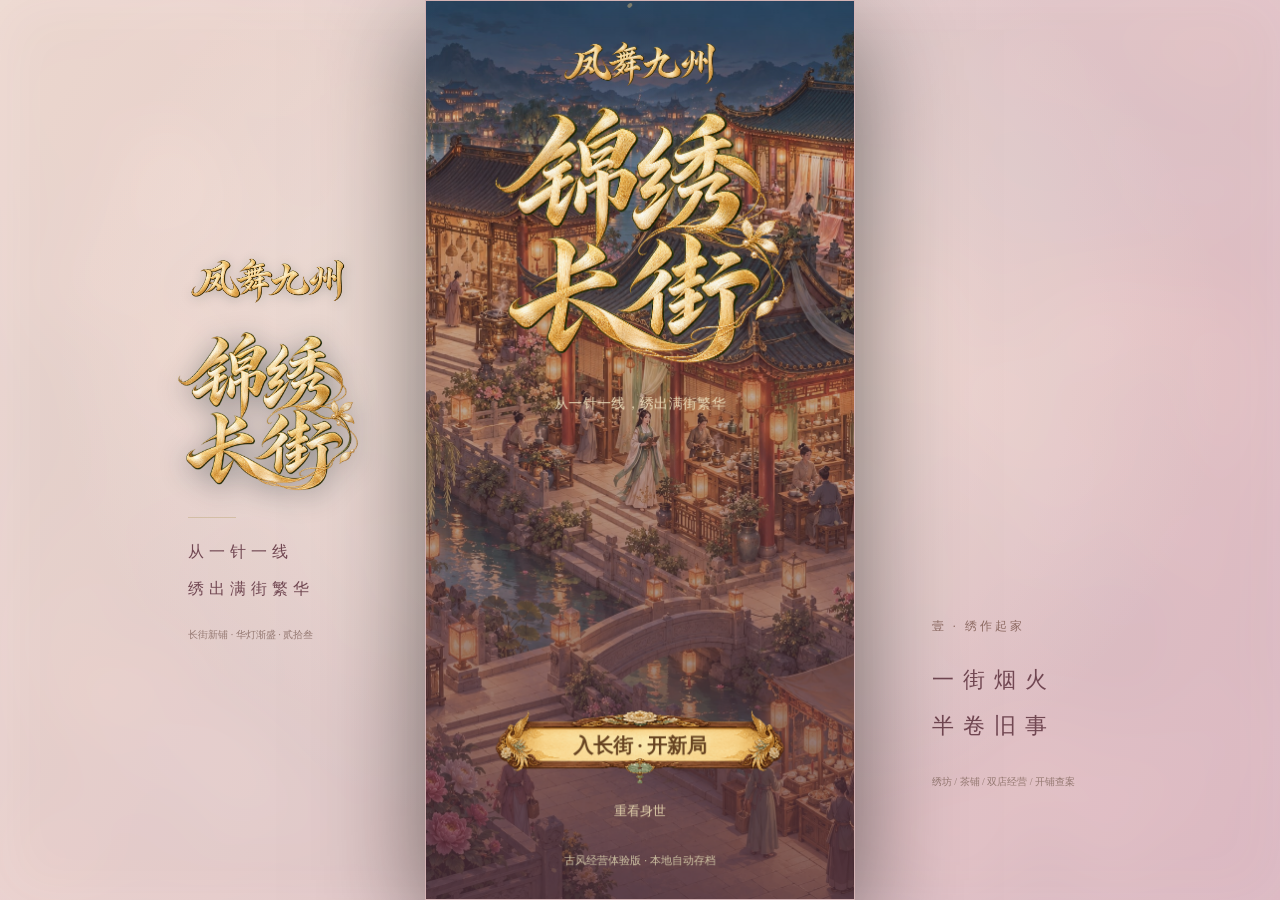
<file: index.html>
<!doctype html>
<html lang="zh-CN">
<head>
  <meta charset="UTF-8"><meta name="viewport" content="width=device-width,initial-scale=1,maximum-scale=1,viewport-fit=cover">
  <meta name="theme-color" content="#f3dfda"><meta name="description" content="凤舞九州：锦绣长街。从一针一线开始，挣回自己的人生。古风商街经营体验版。">
  <title>凤舞九州：锦绣长街</title>
  <link rel="icon" href="data:image/svg+xml,%3Csvg xmlns='http://www.w3.org/2000/svg' viewBox='0 0 100 100'%3E%3Crect rx='22' width='100' height='100' fill='%23173f3c'/%3E%3Ctext x='50' y='72' text-anchor='middle' font-size='64' fill='%23ead4a3'%3E锦%3C/text%3E%3C/svg%3E">
  <link rel="stylesheet" href="web.css?v=0.23.1">
</head>
<body>
  <aside class="edition"><img class="series-mark" src="assets/brand-series.png" alt="凤舞九州"><h1><img class="brand-mark" src="assets/brand-wordmark.png" alt="锦绣长街"></h1><div class="rule"></div><p>从一针一线<br>绣出满街繁华</p><small>长街新铺 · 华灯渐盛 · 贰拾叁</small></aside>
  <main id="game-shell"><canvas id="game" tabindex="0" role="application" aria-label="锦绣长街古风经营游戏，按Tab选择操作，回车执行。">请使用支持画布的浏览器。</canvas><div id="accessible-controls" class="sr-only"></div><div id="loading">正在点亮长街<span>请稍候</span></div></main>
  <aside class="colophon"><span>壹 · 绣作起家</span><p>一街烟火<br>半卷旧事</p><small>绣坊 / 茶铺 / 双店经营 / 开铺查案</small></aside>
  <script src="energy.js?v=0.23.1"></script>
  <script src="storyline.js?v=0.23.1"></script><script src="regional.js?v=0.23.1"></script><script src="profile.js?v=0.23.1"></script><script src="products.js?v=0.23.1"></script><script src="growth.js?v=0.23.1"></script>
  <script src="guide.js?v=0.23.1"></script><script src="events.js?v=0.23.1"></script><script src="world.js?v=0.23.1"></script><script src="embroidery.js?v=0.23.1"></script><script src="needlework.js?v=0.23.1"></script><script src="core.js?v=0.23.1"></script><script src="service.js?v=0.23.1"></script><script src="art.js?v=0.23.1"></script><script src="intro.js?v=0.23.1"></script><script src="street.js?v=0.23.1"></script><script src="street-art.js?v=0.23.1"></script><script src="game.js?v=0.23.1"></script><script src="music.js?v=0.23.1"></script><script src="web.js?v=0.23.1"></script>
</body></html>
</file>
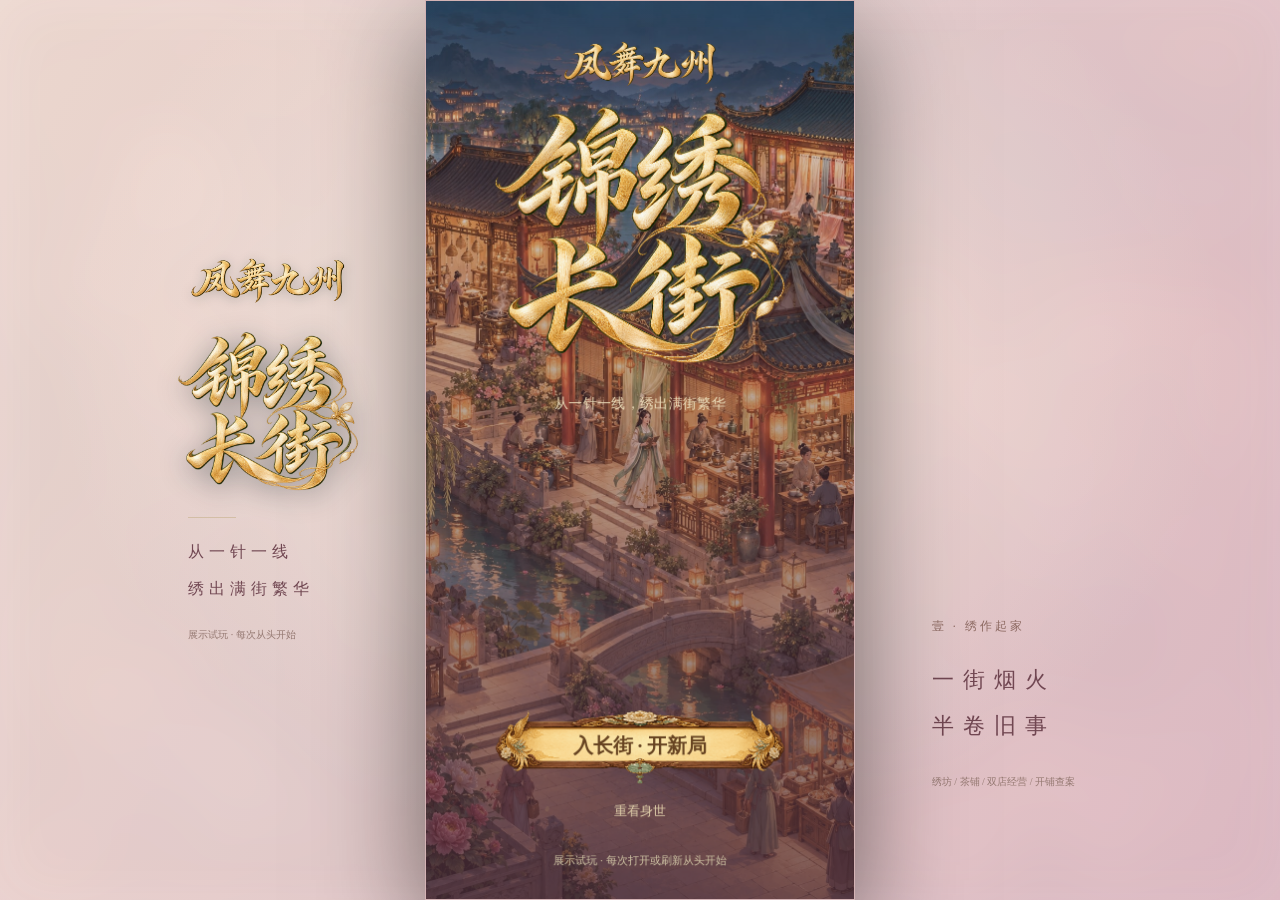
<file: demo.html>
<!doctype html>
<html lang="zh-CN" data-demo="true">
<head>
  <meta charset="UTF-8"><meta name="viewport" content="width=device-width,initial-scale=1,maximum-scale=1,viewport-fit=cover">
  <meta name="theme-color" content="#f3dfda"><meta name="description" content="凤舞九州：锦绣长街。从一针一线开始，挣回自己的人生。无存档展示试玩，每次打开或刷新都从开篇开始。">
  <title>凤舞九州：锦绣长街 · 展示试玩</title>
  <link rel="icon" href="data:image/svg+xml,%3Csvg xmlns='http://www.w3.org/2000/svg' viewBox='0 0 100 100'%3E%3Crect rx='22' width='100' height='100' fill='%23173f3c'/%3E%3Ctext x='50' y='72' text-anchor='middle' font-size='64' fill='%23ead4a3'%3E锦%3C/text%3E%3C/svg%3E">
  <link rel="stylesheet" href="web.css?v=0.23.1">
</head>
<body>
  <aside class="edition"><img class="series-mark" src="assets/brand-series.png" alt="凤舞九州"><h1><img class="brand-mark" src="assets/brand-wordmark.png" alt="锦绣长街"></h1><div class="rule"></div><p>从一针一线<br>绣出满街繁华</p><small>展示试玩 · 每次从头开始</small></aside>
  <main id="game-shell"><canvas id="game" tabindex="0" role="application" aria-label="锦绣长街古风经营游戏，按Tab选择操作，回车执行。">请使用支持画布的浏览器。</canvas><div id="accessible-controls" class="sr-only"></div><div id="loading">正在点亮长街<span>请稍候</span></div></main>
  <aside class="colophon"><span>壹 · 绣作起家</span><p>一街烟火<br>半卷旧事</p><small>绣坊 / 茶铺 / 双店经营 / 开铺查案</small></aside>
  <script src="energy.js?v=0.23.1"></script>
  <script src="storyline.js?v=0.23.1"></script><script src="regional.js?v=0.23.1"></script><script src="profile.js?v=0.23.1"></script><script src="products.js?v=0.23.1"></script><script src="growth.js?v=0.23.1"></script>
  <script src="guide.js?v=0.23.1"></script><script src="events.js?v=0.23.1"></script><script src="world.js?v=0.23.1"></script><script src="embroidery.js?v=0.23.1"></script><script src="needlework.js?v=0.23.1"></script><script src="core.js?v=0.23.1"></script><script src="service.js?v=0.23.1"></script><script src="art.js?v=0.23.1"></script><script src="intro.js?v=0.23.1"></script><script src="street.js?v=0.23.1"></script><script src="street-art.js?v=0.23.1"></script><script src="game.js?v=0.23.1"></script><script src="music.js?v=0.23.1"></script><script src="web.js?v=0.23.1"></script>
</body></html>
</file>
<file: web.css>
*{box-sizing:border-box}html,body{margin:0;width:100%;height:100%;overflow:hidden}body{background:#e8d0d0;color:#714752;font-family:"Songti SC","STSong",serif;display:flex;justify-content:center;align-items:center;gap:6vw;background-image:radial-gradient(ellipse at 50% 40%,#fff8edaa,transparent 65%),linear-gradient(120deg,#f0ddd6,#dfbdc7)}body:before{content:"";position:fixed;inset:0;background:url('assets/street.jpg') center/cover;filter:blur(30px);opacity:.045;pointer-events:none}.edition,.colophon{z-index:1;width:160px}.edition>span,.colophon>span{letter-spacing:7px;font-size:12px;color:#8d6a62}.edition h1{font-size:76px;line-height:1.3;font-weight:400;letter-spacing:12px;margin:27px 0 22px}.rule{height:1px;background:#bda87977;width:48px}.edition p{line-height:2.3;letter-spacing:5px;font-size:16px}.edition small,.colophon small{font-size:10px;color:#957972;line-height:2}.colophon{align-self:flex-end;margin-bottom:12vh}.colophon p{font-size:22px;line-height:2.1;letter-spacing:9px}.colophon>span{letter-spacing:3px}#game-shell{width:min(430px,100vw,calc(100svh * .595238));height:min(900px,100svh);position:relative;z-index:2;box-shadow:0 30px 100px #0008;overflow:hidden;background:#ead2cf;border:1px solid #a7778055}canvas{width:100%;height:100%;display:block;outline:none;touch-action:none;-webkit-tap-highlight-color:transparent}#loading{position:absolute;inset:0;display:flex;align-items:center;justify-content:center;flex-direction:column;gap:14px;background:#f4dfd9;color:#714752;letter-spacing:5px;font-size:22px}#loading span{font-size:11px;letter-spacing:3px;color:#9d7b70}.sr-only{position:absolute;width:1px;height:1px;padding:0;margin:-1px;overflow:hidden;clip:rect(0,0,0,0);white-space:nowrap;border:0}@media(max-width:1000px){.colophon{display:none}body{gap:7vw}}@media(max-width:680px){.edition{display:none}#game-shell{width:min(100vw,calc(100svh * .595238));height:100svh;border:0;max-width:480px}body{background:#e8d0d0}}@media(prefers-reduced-motion:reduce){*{scroll-behavior:auto}}

.name-editor{position:absolute;inset:0;z-index:20;background:#6b425178;display:flex;align-items:center;justify-content:center;padding:24px}.name-form{width:100%;max-width:350px;background:#fff0e8;color:#704b55;border:2px solid #c6a15e;box-shadow:0 15px 60px #0006,inset 0 0 0 5px #b69a6555;padding:26px 22px;font-family:"Songti SC",serif}.name-form h2{font-size:23px;font-weight:500;margin:0 0 26px}.name-form label{display:block;font-size:13px;margin-bottom:10px;color:#8a795a}.name-form input{display:block;width:100%;border:0;border-bottom:1px solid #a88a55;background:#fffaf078;color:#704b55;padding:12px 9px;font:20px "Songti SC",serif;border-radius:0;outline-color:#b6985d}.name-form p{font-size:11px;line-height:1.9;color:#8c7959;min-height:22px}.name-form .name-error{color:#a2543c}.name-actions{display:flex;gap:12px;margin-top:20px}.name-actions button{flex:1;border:1px solid #b49969;background:#f1ccd2;color:#704b55;min-height:44px;font:14px "Songti SC",serif}.name-actions button[type=submit]{background:#e9c882;color:#715025}.name-actions button:focus-visible{outline:2px solid #ab7083;outline-offset:2px}

.edition h1{margin:22px -14px 22px;line-height:1;font-size:0}.brand-mark{display:block;width:188px;height:auto;max-width:none;filter:drop-shadow(0 5px 14px #071d2466)}

.series-mark{display:block;width:160px;height:auto;max-width:none;margin:0;filter:drop-shadow(0 2px 6px #071d2433)}
</file>
